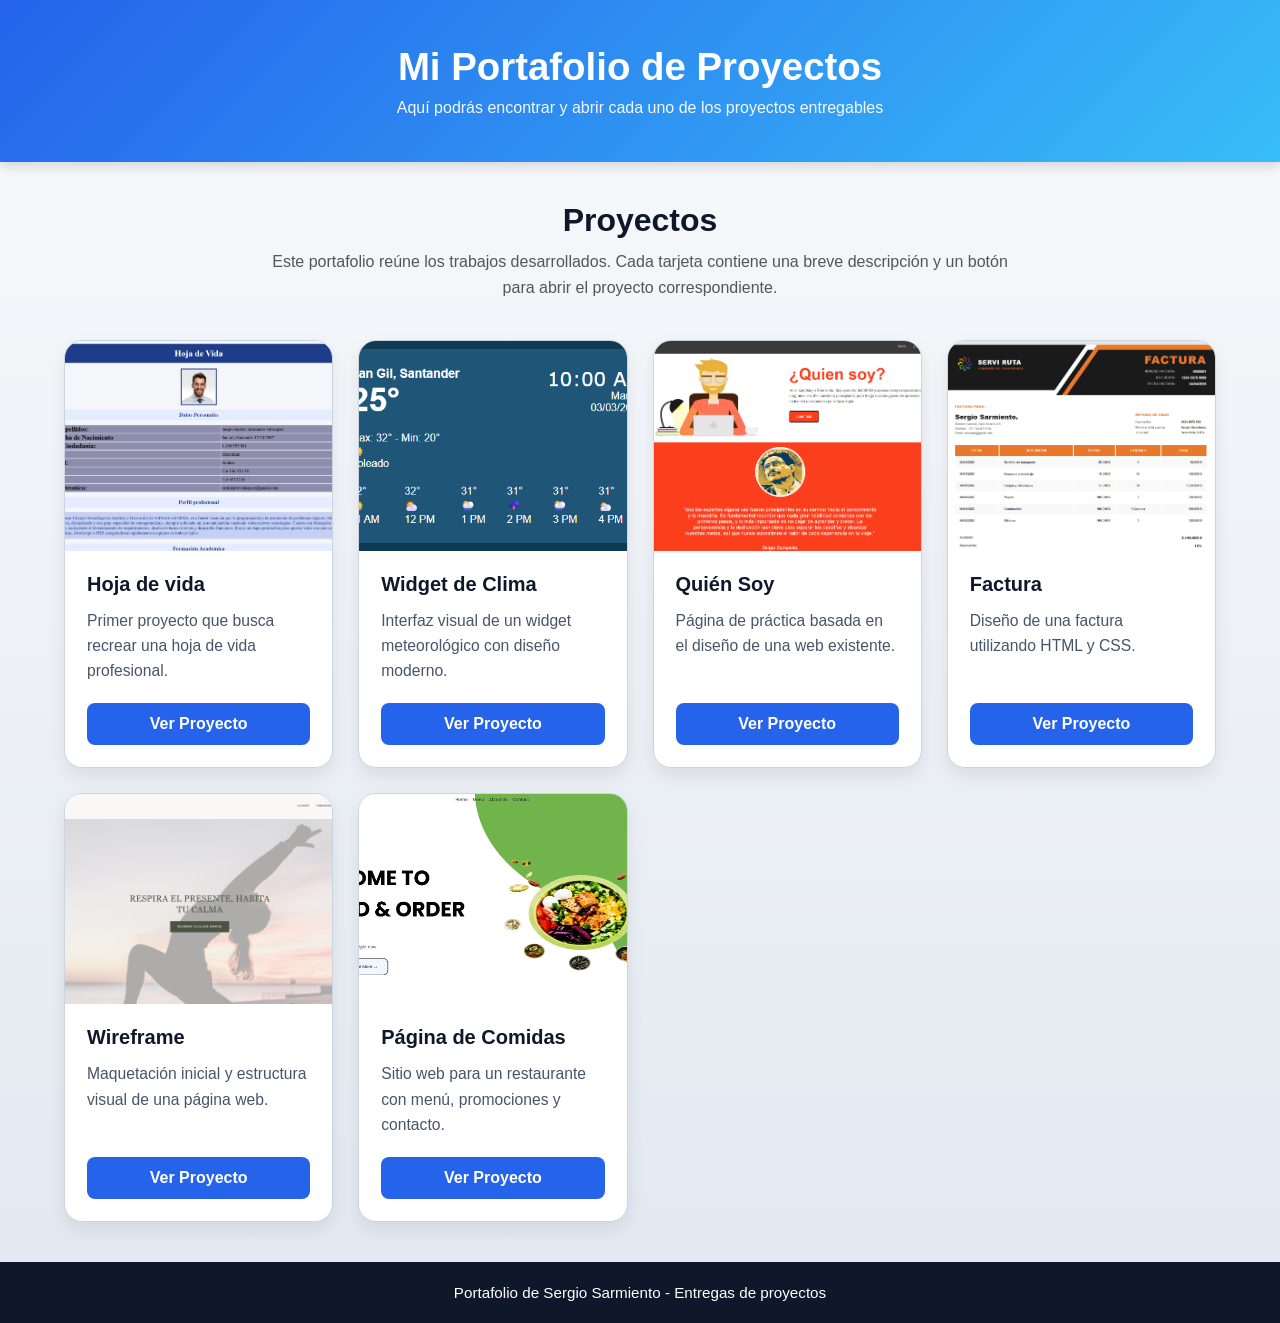
<file: index.html>
<!DOCTYPE html>
<html lang="es">

<head>
  <meta charset="UTF-8" />
  <meta name="viewport" content="width=device-width, initial-scale=1.0" />
  <title>Portafolio de Proyectos</title>
  <link rel="stylesheet" href="./style.css">
</head>

<body>
  <header>
    <h1>Mi Portafolio de Proyectos</h1>
    <p>Aquí podrás encontrar y abrir cada uno de los proyectos entregables</p>
  </header>

  <main>
    <section class="intro">
      <h2>Proyectos</h2>
      <p>
        Este portafolio reúne los trabajos desarrollados. Cada tarjeta contiene una breve descripción
        y un botón para abrir el proyecto correspondiente.
      </p>
    </section>

    <section class="projects-grid">

  <div class="project-card">
    <img src="./imagenes/image.png" alt="Hoja de vida">
    <div class="project-info">
      <h3>Hoja de vida</h3>
      <p>Primer proyecto que busca recrear una hoja de vida profesional.</p>
      <a href="./hoja_de_vida/index.html" class="btn-project">Ver Proyecto</a>
    </div>
  </div>

  <div class="project-card">
    <img src="./imagenes/image2.png" alt="Widget de Clima">
    <div class="project-info">
      <h3>Widget de Clima</h3>
      <p>Interfaz visual de un widget meteorológico con diseño moderno.</p>
      <a href="./widget_de_clima/index.html" class="btn-project">Ver Proyecto</a>
    </div>
  </div>

  <div class="project-card">
    <img src="./imagenes/image3.png" alt="Quién Soy">
    <div class="project-info">
      <h3>Quién Soy</h3>
      <p>Página de práctica basada en el diseño de una web existente.</p>
      <a href="./pagina_de_ejemplo/index.html" class="btn-project">Ver Proyecto</a>
    </div>
  </div>

  <div class="project-card">
    <img src="./imagenes/image4.png" alt="Factura">
    <div class="project-info">
      <h3>Factura</h3>
      <p>Diseño de una factura utilizando HTML y CSS.</p>
      <a href="./factura/index.html" class="btn-project">Ver Proyecto</a>
    </div>
  </div>

  <div class="project-card">
    <img src="./imagenes/wireframe.png" alt="Wireframe">
    <div class="project-info">
      <h3>Wireframe</h3>
      <p>Maquetación inicial y estructura visual de una página web.</p>
      <a href="./wireframe alex/index.html" class="btn-project">Ver Proyecto</a>
    </div>
  </div>

  <!-- NUEVA TARJETA -->
  <div class="project-card">
    <img src="./imagenes/comida.png" alt="Página de Comidas">
    <div class="project-info">
      <h3>Página de Comidas</h3>
      <p>Sitio web para un restaurante con menú, promociones y contacto.</p>
      <a href="./comida/index.html" class="btn-project">Ver Proyecto</a>
    </div>
  </div>

</section>
    </div>
  </main>

  <footer>
    <p>Portafolio de Sergio Sarmiento - Entregas de proyectos</p>
  </footer>
</body>

</html>
</file>
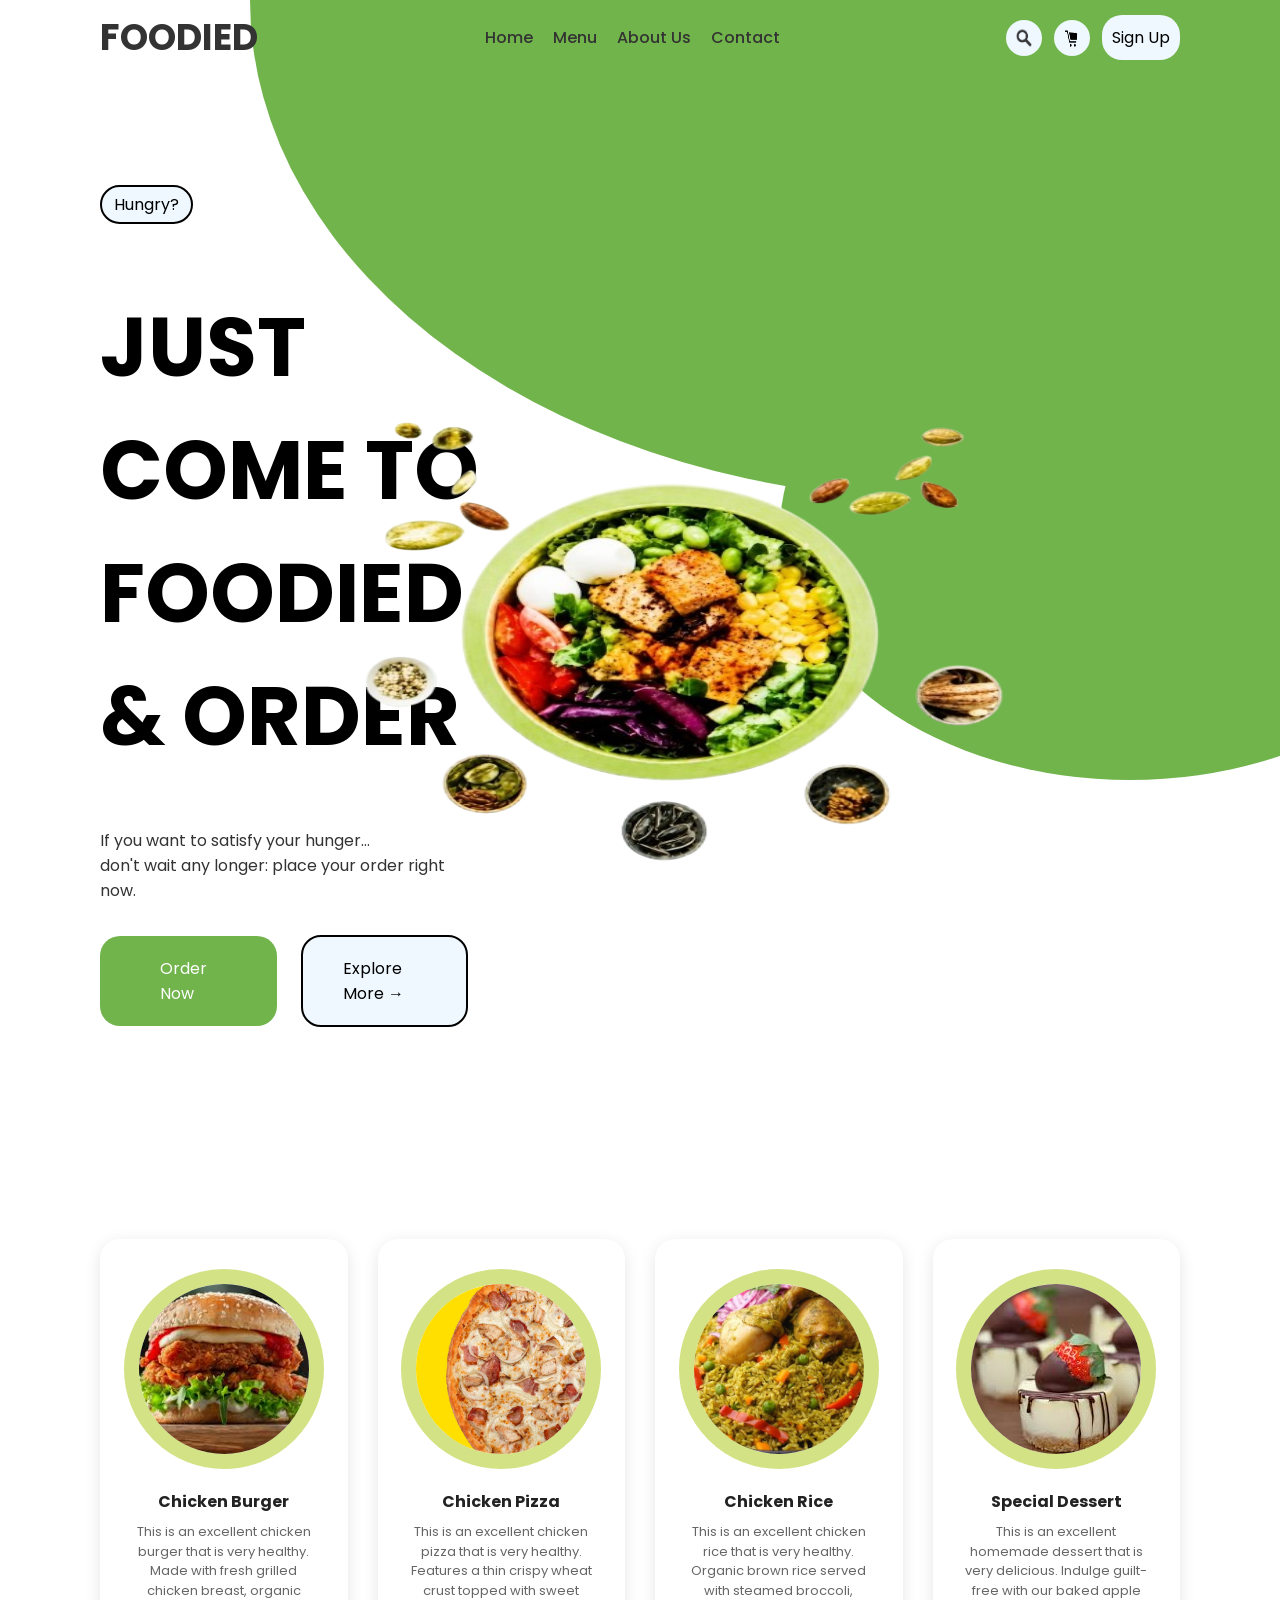
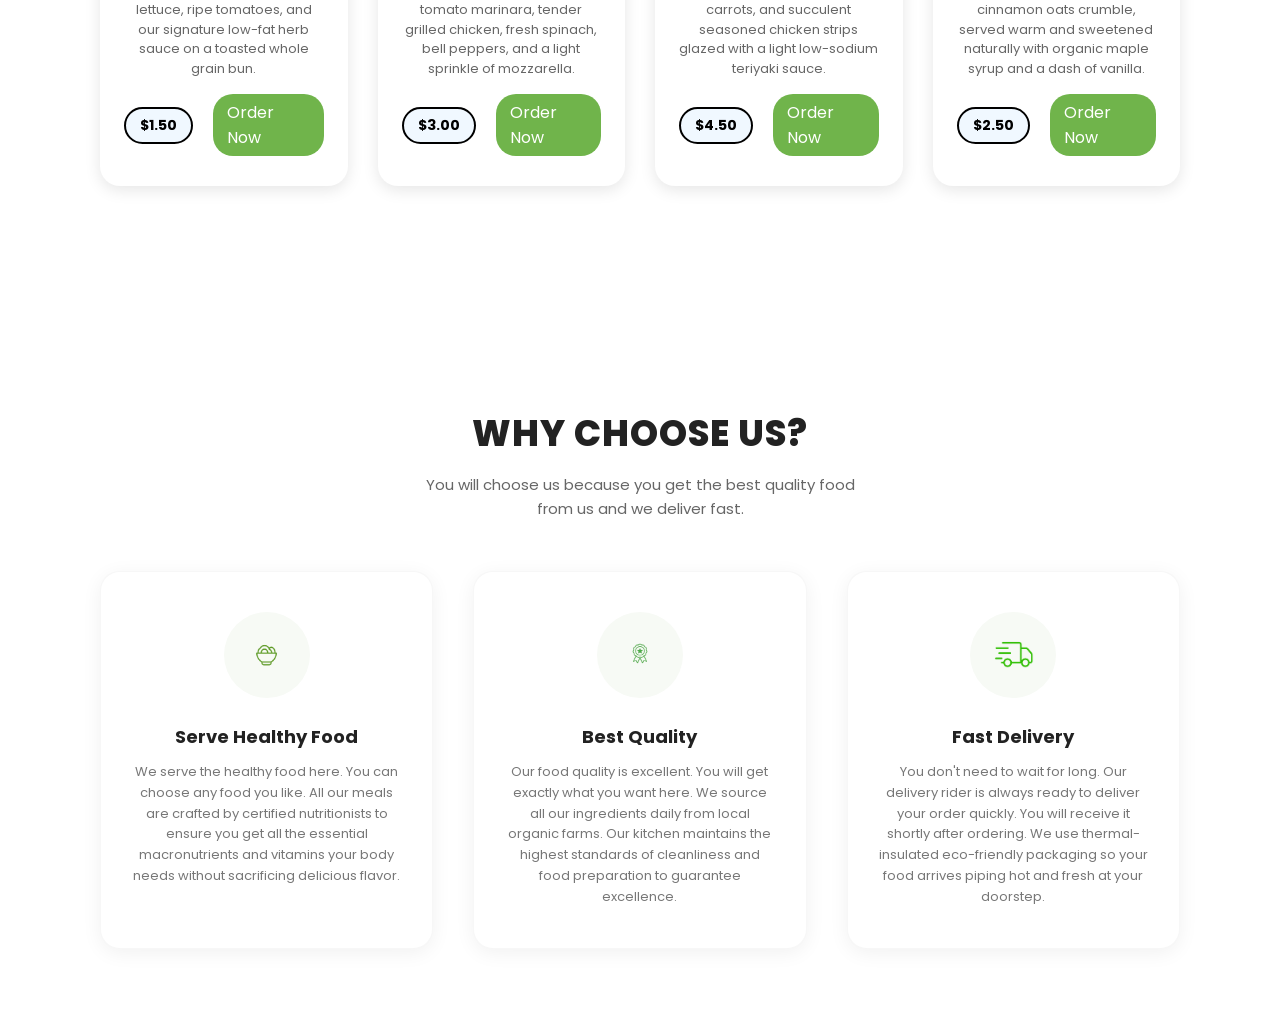
<file: comida/index.html>
<!DOCTYPE html>
<html lang="es">

<head>
    <meta charset="UTF-8">
    <meta name="viewport" content="width=device-width, initial-scale=1.0">
    <title>FOODIED - Restaurante y Delivery</title>
    <link rel="stylesheet" href="style.css">
</head>

<body>
    <header class="encabezado">
        <div class="encabezado_logo">
            <h1>FOODIED</h1>
        </div>
        <nav class="encabezado_nav">
            <a href="#">Home</a>
            <a href="#">Menu</a>
            <a href="#">About Us</a>
            <a href="#">Contact</a>
        </nav>
        <div class="encabezado_iconos">
            <img src="./imagenes/logob.png" alt="Icono de búsqueda">
            <img src="./imagenes/logoc.png" alt="Icono de carrito de compras">
        </div>
        <a href="#" class="btnprin">Sign Up</a>
    </header>
    <section class="presentacion">
        <div class="presentacion_contenido">
            <span class="btn_resaltado">Hungry?</span>
            <h2 class="presentacion_titulo">JUST COME TO <br>FOODIED &amp; ORDER</h2>
            <p class="presentacion_descripcion">
                If you want to satisfy your hunger...<br>
                don't wait any longer:
                place your order right now.
            </p>
            <div class="presentacion_acciones">
                <a href="#" class="btntarjetas1">Order Now</a>
                <a href="#" class="btntarjetas2">Explore More →</a>
            </div>
        </div>
        <div class="presentacion_imagen">
            <img src="./imagenes/principal.png" alt="Plato de comida principal">
        </div>
    </section>
    <section class="tarjetas">
        <div class="tarjeta">
            <div class="tarjeta_imagen">
                <img src="./imagenes/hpollo.png" alt="Hamburguesa de pollo">
            </div>
            <h3 class="tarjeta_titulo">Chicken Burger</h3>
            <p class="tarjeta_descripcion">
                This is an excellent chicken burger that is very healthy. Made with fresh grilled chicken breast, organic lettuce, ripe tomatoes, and our signature low-fat herb sauce on a toasted whole grain bun.
            </p>
            <div class="tarjeta_acciones">
                <span class="btn_resaltado">$1.50</span>
                <a href="#" class="btntarjeta2">Order Now</a>
            </div>
        </div>
        <div class="tarjeta">
            <div class="tarjeta_imagen">
                <img src="./imagenes/ppollo.png" alt="Pizza de pollo">
            </div>
            <h3 class="tarjeta_titulo">Chicken Pizza</h3>
            <p class="tarjeta_descripcion">
                This is an excellent chicken pizza that is very healthy. Features a thin crispy wheat crust topped with sweet tomato marinara, tender grilled chicken, fresh spinach, bell peppers, and a light sprinkle of mozzarella.
            </p>
            <div class="tarjeta_acciones">
                <span class="btn_resaltado">$3.00</span>
                <a href="#" class="btntarjeta2">Order Now</a>
            </div>
        </div>
        <div class="tarjeta">
            <div class="tarjeta_imagen">
                <img src="./imagenes/apollo.png" alt="Arroz con pollo">
            </div>
            <h3 class="tarjeta_titulo">Chicken Rice</h3>
            <p class="tarjeta_descripcion">
                This is an excellent chicken rice that is very healthy. Organic brown rice served with steamed broccoli, carrots, and succulent seasoned chicken strips glazed with a light low-sodium teriyaki sauce.
            </p>
            <div class="tarjeta_acciones">
                <span class="btn_resaltado">$4.50</span>
                <a href="#" class="btntarjeta2">Order Now</a>
            </div>
        </div>
        <div class="tarjeta">
            <div class="tarjeta_imagen">
                <img src="./imagenes/postre.png" alt="Postre especial">
            </div>
            <h3 class="tarjeta_titulo">Special Dessert</h3>
            <p class="tarjeta_descripcion">
                This is an excellent homemade dessert that is very delicious. Indulge guilt-free with our baked apple cinnamon oats crumble, served warm and sweetened naturally with organic maple syrup and a dash of vanilla.
            </p>
            <div class="tarjeta_acciones">
                <span class="btn_resaltado">$2.50</span>
                <a href="#" class="btntarjeta2">Order Now</a>
            </div>
        </div>
    </section>

    <section class="valores_seccion">
        <h2 class="valores_titulo">WHY CHOOSE US?</h2>
        <p class="valores_subtitulo">
            You will choose us because you get the best quality food<br>
            from us and we deliver fast.
        </p>
        <div class="valores_contenedor">
            <div class="valor_tarjeta">
                <div class="valor_icono">
                    <img src="./imagenes/icono1.png" alt="Serve Healthy Food">
                </div>
                <h3 class="valor_titulo_tarjeta">Serve Healthy Food</h3>
                <p class="valor_descripcion">
                    We serve the healthy food here. You can choose any food you like. All our meals are crafted by certified nutritionists to ensure you get all the essential macronutrients and vitamins your body needs without sacrificing delicious flavor.
                </p>
            </div>
            <div class="valor_tarjeta">
                <div class="valor_icono">
                    <img src="./imagenes/icono2.png" alt="Best Quality">
                </div>
                <h3 class="valor_titulo_tarjeta">Best Quality</h3>
                <p class="valor_descripcion">
                    Our food quality is excellent. You will get exactly what you want here. We source all our ingredients daily from local organic farms. Our kitchen maintains the highest standards of cleanliness and food preparation to guarantee excellence.
                </p>
            </div>
            <div class="valor_tarjeta">
                <div class="valor_icono">
                    <img src="./imagenes/icono3.png" alt="Fast Delivery">
                </div>
                <h3 class="valor_titulo_tarjeta">Fast Delivery</h3>
                <p class="valor_descripcion">
                    You don't need to wait for long. Our delivery rider is always ready to deliver your order quickly. You will receive it shortly after ordering. We use thermal-insulated eco-friendly packaging so your food arrives piping hot and fresh at your doorstep.
                </p>
            </div>
        </div>
    </section>

</body>
</html>
</file>
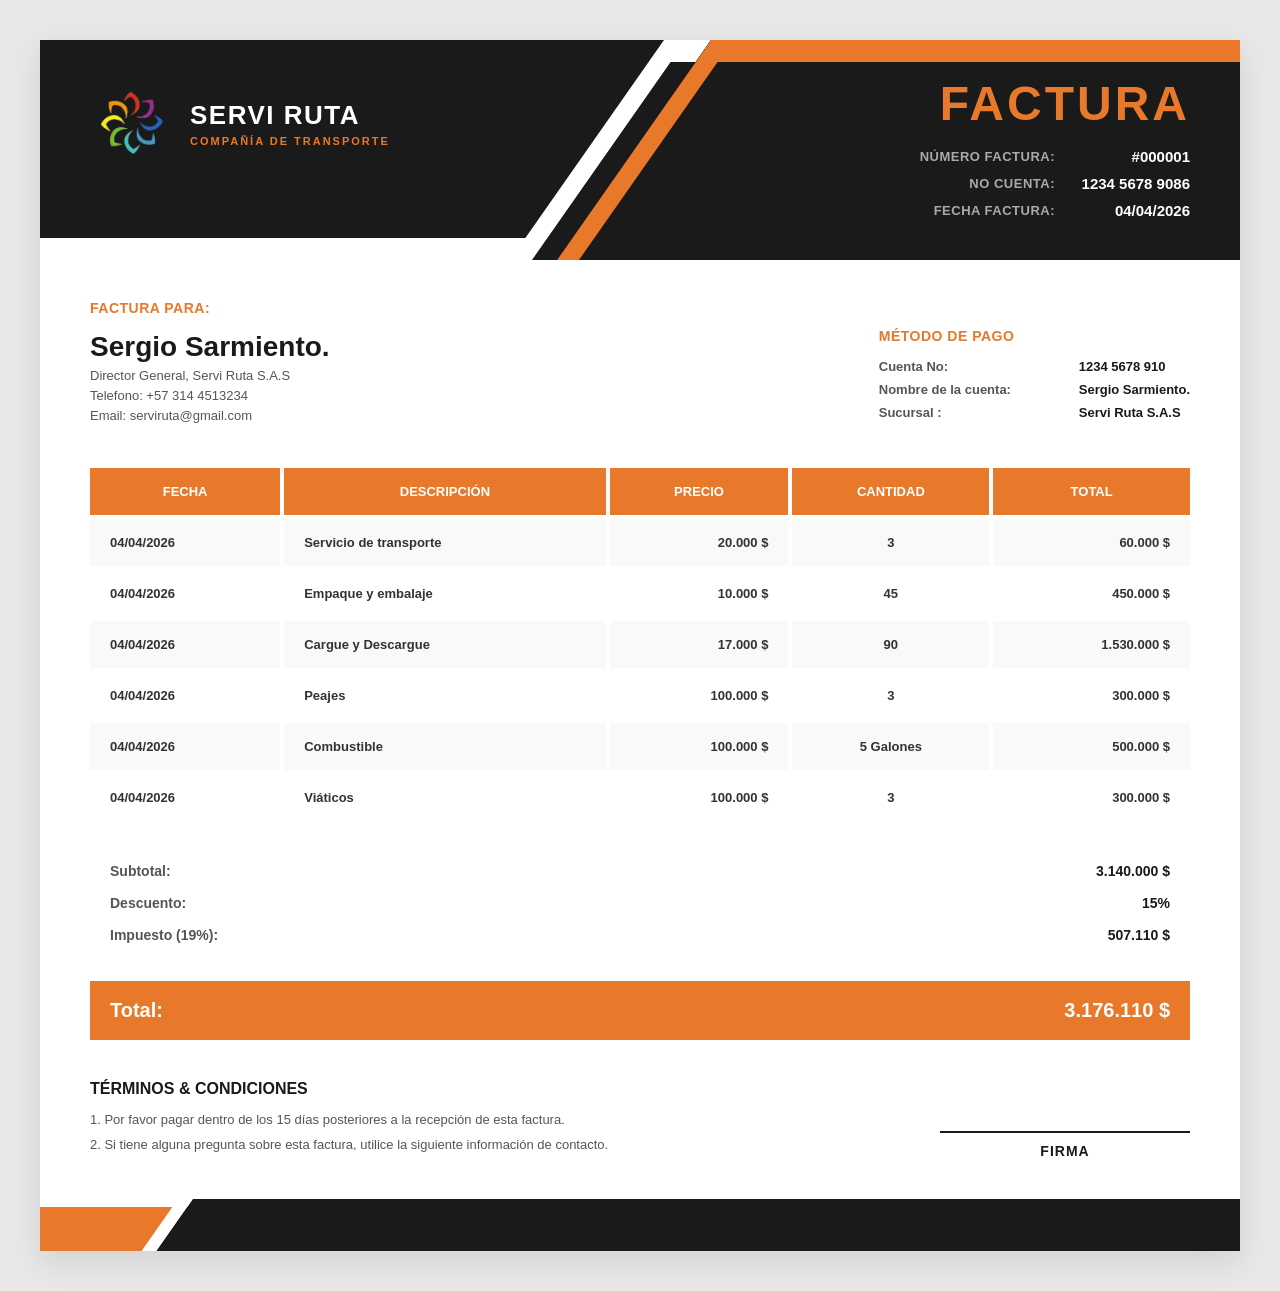
<file: factura/index.html>
<!DOCTYPE html>
<html lang="es">

<head>
    <meta charset="UTF-8">
    <meta name="viewport" content="width=device-width, initial-scale=1.0">
    <title>Factura</title>
    <link rel="stylesheet" href="./style.css">
</head>

<body>
    <div class="contenedor-principal">

        <div class="encabezado">

            <!-- Logo y nombre empresa -->
            <div class="encabezado-izquierda">
                <div class="contenedor-imagen-logo">
                    <img src="./img_logosf.png" alt="Logo">
                </div>
                <div class="titulos-empresa">
                    <h2>SERVI RUTA</h2>
                    <p>COMPAÑÍA DE TRANSPORTE</p>
                </div>
            </div>

            <!-- Factura info -->
            <div class="bloque-numero-factura">
                <h1>FACTURA</h1>
                <div class="info-factura">
                    <div class="fila-factura">
                        <span class="etiqueta-factura">Número Factura:</span>
                        <span class="valor-factura">#000001</span>
                    </div>
                    <div class="fila-factura">
                        <span class="etiqueta-factura">No cuenta:</span>
                        <span class="valor-factura">1234 5678 9086</span>
                    </div>
                    <div class="fila-factura">
                        <span class="etiqueta-factura">Fecha Factura:</span>
                        <span class="valor-factura">04/04/2026</span>
                    </div>
                </div>
            </div>

        </div>

        <main class="cuerpo-factura">
            <section class="bloque-datos-cliente">
                <div class="facturar-a">
                    <h3 class="titulo-naranja">Factura Para:</h3>
                    <h2 class="nombre-cliente">Sergio Sarmiento.</h2>
                    <p>Director General, Servi Ruta S.A.S</p>
                    <p>Telefono: +57 314 4513234</p>
                    <p>Email: serviruta@gmail.com</p>
                </div>
                <div class="metodo-pago">
                    <h3 class="titulo-naranja">Método de pago</h3>
                    <div class="fila-pago">
                        <span class="etiqueta-pago">Cuenta No:</span>
                        <span class="valor-pago">1234 5678 910</span>
                    </div>
                    <div class="fila-pago">
                        <span class="etiqueta-pago">Nombre de la cuenta:</span>
                        <span class="valor-pago">Sergio Sarmiento.</span>
                    </div>
                    <div class="fila-pago">
                        <span class="etiqueta-pago">Sucursal :</span>
                        <span class="valor-pago">Servi Ruta S.A.S</span>
                    </div>
                </div>
            </section>

            <section class="seccion-tabla-servicios">
                <table class="tabla-servicios">
                    <thead>
                        <tr>
                            <th>Fecha</th>
                            <th>Descripción</th>
                            <th class="alinear-derecha">Precio</th>
                            <th class="alinear-centro">Cantidad</th>
                            <th class="alinear-derecha">Total</th>
                        </tr>
                    </thead>
                    <tbody>
                        <tr>
                            <td>04/04/2026</td>
                            <td>Servicio de transporte</td>
                            <td class="alinear-derecha">20.000 $</td>
                            <td class="alinear-centro">3</td>
                            <td class="alinear-derecha">60.000 $</td>
                        </tr>
                        <tr>
                            <td>04/04/2026</td>
                            <td>Empaque y embalaje</td>
                            <td class="alinear-derecha">10.000 $</td>
                            <td class="alinear-centro">45</td>
                            <td class="alinear-derecha">450.000 $</td>
                        </tr>
                        <tr>
                            <td>04/04/2026</td>
                            <td>Cargue y Descargue</td>
                            <td class="alinear-derecha">17.000 $</td>
                            <td class="alinear-centro">90</td>
                            <td class="alinear-derecha">1.530.000 $</td>
                        </tr>
                        <tr>
                            <td>04/04/2026</td>
                            <td>Peajes</td>
                            <td class="alinear-derecha">100.000 $</td>
                            <td class="alinear-centro">3</td>
                            <td class="alinear-derecha">300.000 $</td>
                        </tr>
                        <tr>
                            <td>04/04/2026</td>
                            <td>Combustible</td>
                            <td class="alinear-derecha">100.000 $</td>
                            <td class="alinear-centro">5 Galones</td>
                            <td class="alinear-derecha">500.000 $</td>
                        </tr>
                        <tr>
                            <td>04/04/2026</td>
                            <td>Viáticos</td>
                            <td class="alinear-derecha">100.000 $</td>
                            <td class="alinear-centro">3</td>
                            <td class="alinear-derecha">300.000 $</td>
                        </tr>
                    </tbody>
                </table>
            </section>

            <section class="seccion-totales">
                <div class="caja-totales">
                    <div class="fila-totales">
                        <span class="etiqueta-totales">Subtotal:</span>
                        <span class="valor-totales">3.140.000 $</span>
                    </div>
                    <div class="fila-totales">
                        <span class="etiqueta-totales">Descuento:</span>
                        <span class="valor-totales">15%</span>
                    </div>
                    <div class="fila-totales">
                        <span class="etiqueta-totales">Impuesto (19%):</span>
                        <span class="valor-totales">507.110 $</span>
                    </div>
                </div>
            </section>

            <div class="barra-gran-total">
                <span class="etiqueta-gran-total">Total:</span>
                <span class="monto-gran-total">3.176.110 $</span>
            </div>
        </main>

        <footer class="pie-pagina-factura">
            <div class="terminos-y-condiciones">
                <h4 class="titulo-negro">Términos & Condiciones</h4>
                <p>1. Por favor pagar dentro de los 15 días posteriores a la recepción de esta factura.</p>
                <p>2. Si tiene alguna pregunta sobre esta factura, utilice la siguiente información de contacto.</p>
            </div>
            <div class="caja-firma">
                <div class="linea-firma"></div>
                <p>Firma</p>
            </div>
        </footer>

        <div class="adorno-pie-pagina">
            <div class="adorno-naranja"></div>
            <div class="adorno-blanco"></div>
            <div class="adorno-negro"></div>
        </div>

    </div>
</body>

</html>
</file>
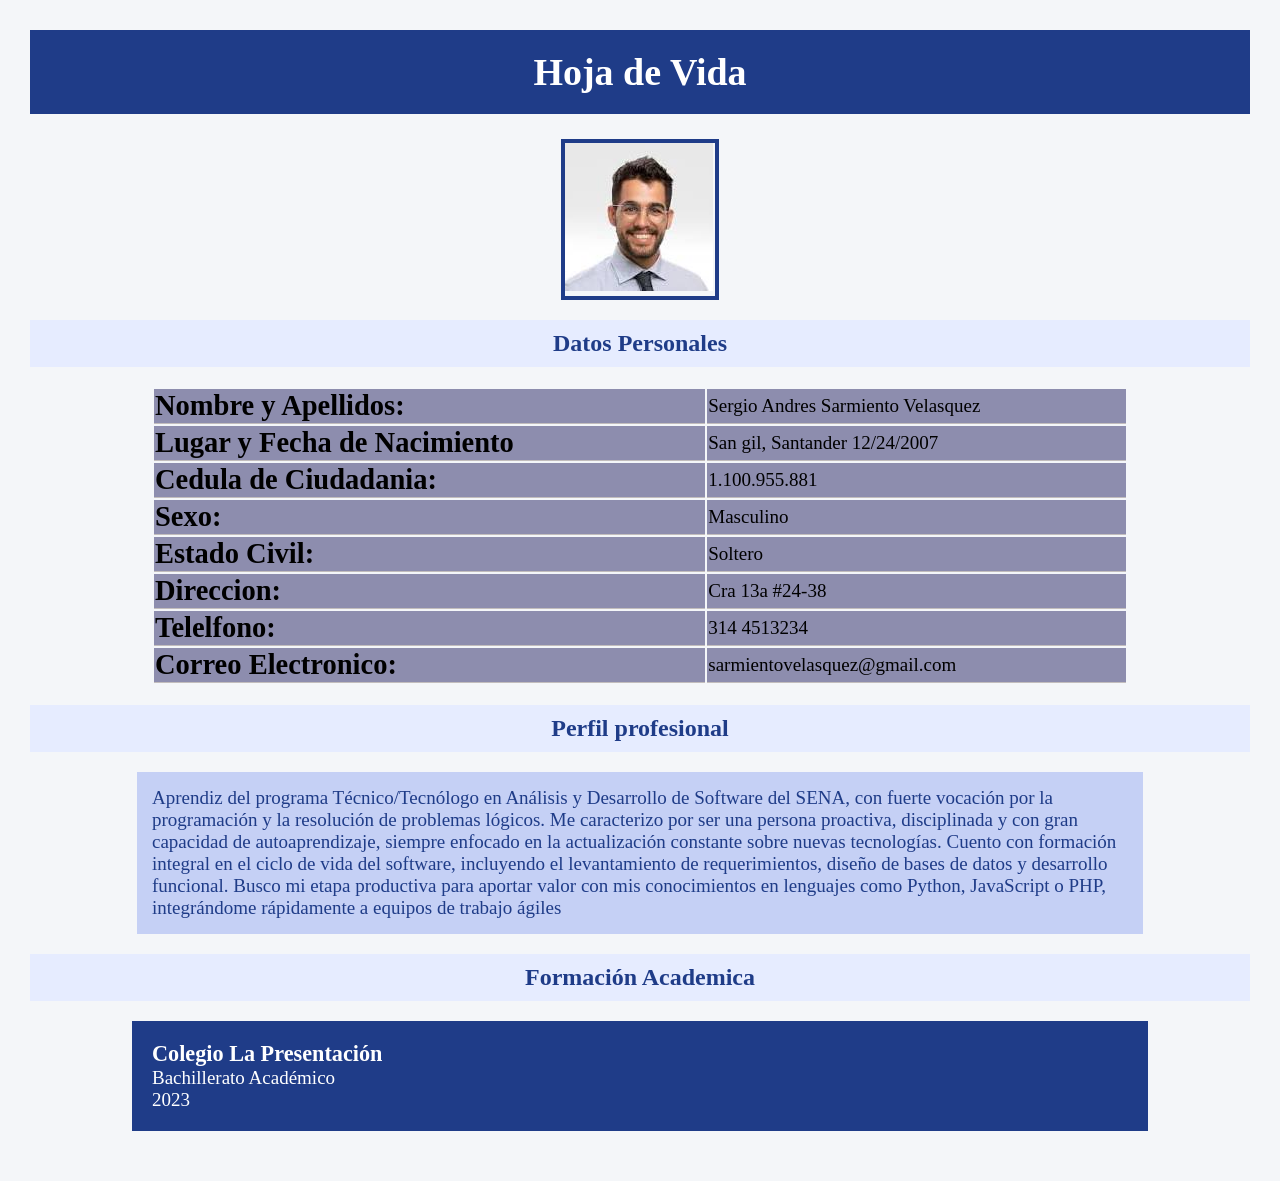
<file: hoja_de_vida/index.html>
<!DOCTYPE html>
<html lang="en">

<head>
    <meta charset="UTF-8">
    <meta name="viewport" content="width=device-width, initial-scale=1.0">
    <title>Hoja de Vida</title>
    <link rel="stylesheet" href="./style.css">
</head>

<body id="fondo">
    <h1 class="titulo">Hoja de Vida</h1>
    <div id="img"><img src="./hjv.jpg" alt=""></div>
    <h2 class="sub">Datos Personales</h2>
    <table class="etiqueta">
        <tr>
            <td class="tabla">
                <h2>Nombre y Apellidos: </h2>
            </td>
            <td class="tabla">
                <p>Sergio Andres Sarmiento Velasquez</p>
            </td>
        </tr>
        <tr>
            <td class="tabla">
                <h2>Lugar y Fecha de Nacimiento</h2>
            </td>
            <td class="tabla">
                <p>San gil, Santander 12/24/2007</p>
            </td>
        </tr>
        <tr>
            <td class="tabla">
                <h2>Cedula de Ciudadania: </h2>
            </td>
            <td class="tabla">
                <p>1.100.955.881</p>
            </td>
        </tr>
        <tr>
            <td class="tabla">
                <h2>Sexo:</h2>
            </td>
            <td class="tabla">Masculino</td>
        </tr>
        <tr>
            <td class="tabla">
                <h2>Estado Civil:</h2>
            </td>
            <td class="tabla">Soltero</td>
        </tr>
        <tr>
            <td class="tabla">
                <h2>Direccion:</h2>
            </td>
            <td class="tabla">
                <p>Cra 13a #24-38</p>
            </td>
        </tr>
        <tr>
            <td class="tabla">
                <h2>Telelfono:</h2>
            </td>
            <td class="tabla">
                <p>314 4513234</p>
            </td>
        </tr>
        <tr>
            <td class="tabla">
                <h2>Correo Electronico:</h2>
            </td>
            <td class="tabla">
                <p>sarmientovelasquez@gmail.com</p>
            </td>
        </tr>
    </table>
    <h2 class="sub">Perfil profesional</h2>
    <p id="parrafo">Aprendiz del programa Técnico/Tecnólogo en Análisis y Desarrollo de Software del SENA, con fuerte
        vocación por la programación y la resolución de problemas lógicos. Me caracterizo por ser una persona proactiva,
        disciplinada y con gran capacidad de autoaprendizaje, siempre enfocado en la actualización constante sobre
        nuevas tecnologías. Cuento con formación integral en el ciclo de vida del software, incluyendo el levantamiento
        de requerimientos, diseño de bases de datos y desarrollo funcional.
        Busco mi etapa productiva para aportar valor con mis conocimientos en lenguajes como Python, JavaScript o PHP,
        integrándome rápidamente a equipos de trabajo ágiles</p>
    <h2 class="sub">Formación Academica</h2>
    <div class="formacion">
    <h3>Colegio La Presentación</h3>
    <p>Bachillerato Académico</p>
    <p>2023</p>
</div>
    <style>
        table {
            width: 80%;
        }
    </style>
</body>

</html>
</file>
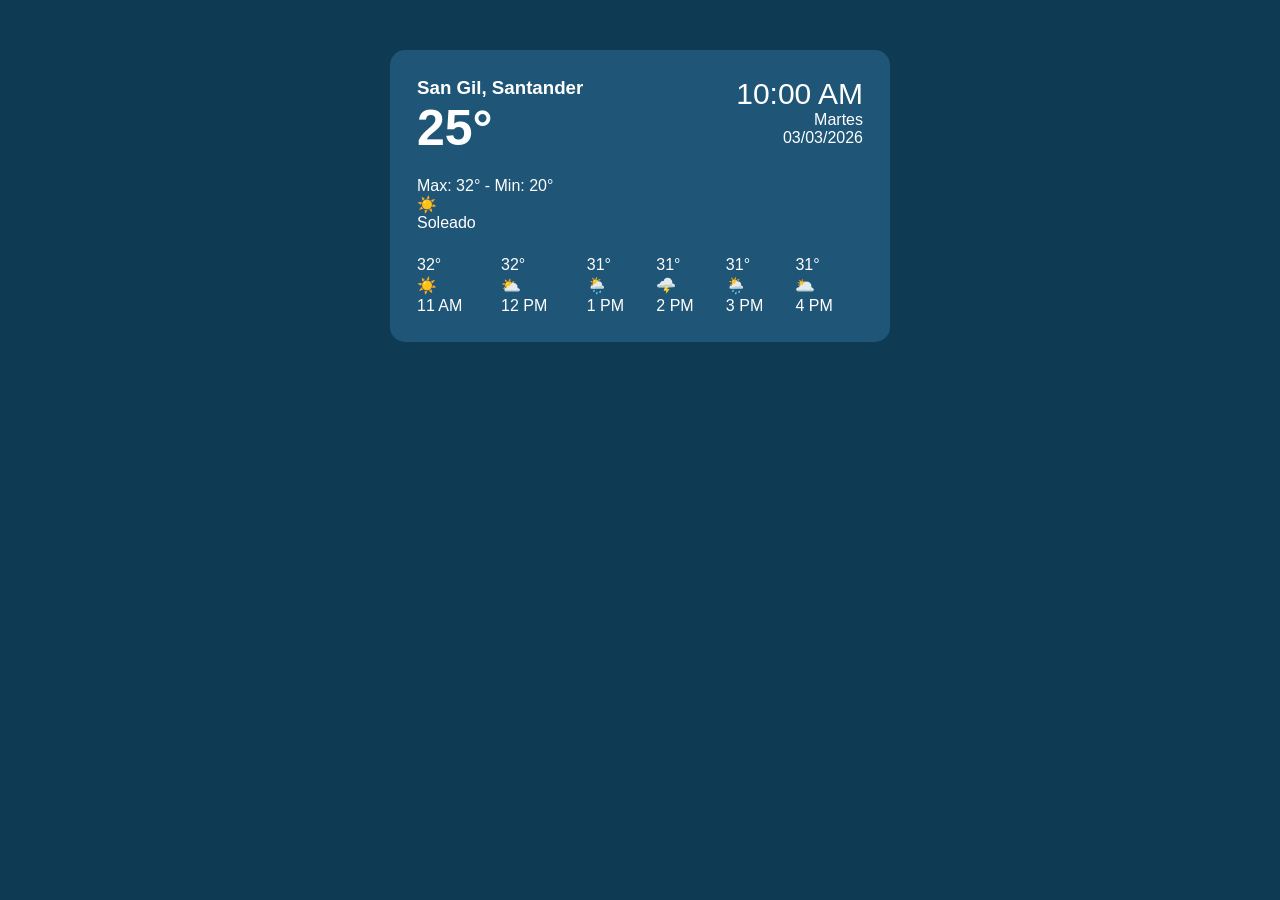
<file: widget_de_clima/index.html>
<!DOCTYPE html>
<html lang="en">

<head>
    <meta charset="UTF-8">
    <meta name="viewport" content="width=device-width, initial-scale=1.0">
    <title>Widget del clima</title>
    <link rel="stylesheet" href="style.css">
</head>

<body>
    <div class="principal">
        <table class="tabla1">
            <tr>
                <td>
                    <h3>San Gil, Santander</h3>
                    <h1>25°</h1>
                    <p id="p2">Max: 32° - Min: 20°</p>
                    ☀️
                    <p id="p1">Soleado</p>
                </td>

                <td class="hora">
                    <div class="reloj">10:00 AM</div>
                    <p>Martes</p>
                    <p>03/03/2026</p>
                    
                </td>
            </tr>
        </table>
        <div class="tiempo">
            <table>
                <tr>
                    <td>32°</td>
                    <td>32°</td>
                    <td>31°</td>
                    <td>31°</td>
                    <td>31°</td>
                    <td>31°</td>
                </tr>
                <tr>
                    <td>☀️</td>
                    <td>⛅</td>
                    <td>🌦️</td>
                    <td>🌩️</td>
                    <td>🌦️</td>
                    <td>🌥️</td>
                </tr>
                <tr>
                    <td>11 AM</td>
                    <td>12 PM</td>
                    <td>1 PM</td>
                    <td>2 PM</td>
                    <td>3 PM</td>
                    <td>4 PM</td>
                </tr>
            </table>
        </div>
    </div>
    <style>
        table {
            width: 100%;
        }
    </style>
</body>

</html>
</file>
<file: style.css>
* {
  margin: 0;
  padding: 0;
  box-sizing: border-box;
}

body {
  font-family: Arial, sans-serif;
  background: linear-gradient(180deg, #F8FAFC 0%, #E2E8F0 100%);
  color: #475569;
  min-height: 100vh;
  display: flex;
  flex-direction: column;
}

header {
  background: linear-gradient(135deg, #2563EB, #38BDF8);
  color: white;
  text-align: center;
  padding: 45px 20px;
  box-shadow: 0 4px 12px rgba(0, 0, 0, 0.15);
}

header h1 {
  font-size: 2.4rem;
  margin-bottom: 10px;
}

header p {
  font-size: 1rem;
  opacity: 0.95;
}

main {
  width: 90%;
  max-width: 1400px;
  margin: 40px auto;
  flex: 1;
}

.intro {
  text-align: center;
  margin-bottom: 40px;
}

.intro h2 {
  font-size: 2rem;
  color: #0F172A;
  margin-bottom: 10px;
}

.intro p {
  color: #555;
  max-width: 750px;
  margin: 0 auto;
  line-height: 1.6;
}

/* GRID DE PROYECTOS */

.projects-grid {
  display: grid;
  grid-template-columns: repeat(4, 1fr);
  gap: 25px;
}

/* TARJETAS */

.project-card {
  background: #FFFFFF;
  border: 1px solid #CBD5E1;
  border-radius: 18px;
  overflow: hidden;
  display: flex;
  flex-direction: column;
  box-shadow: 0 8px 18px rgba(0, 0, 0, 0.08);
  transition: all 0.3s ease;
  animation: aparecer 0.8s ease both;
}

.project-card:hover {
  transform: translateY(-8px);
  box-shadow: 0 14px 28px rgba(0, 0, 0, 0.16);
}

.project-card img {
  width: 100%;
  height: 210px;
  object-fit: cover;
  display: block;
  transition: transform 0.3s ease;
}

.project-card:hover img {
  transform: scale(1.05);
}

.project-info {
  padding: 22px;
  display: flex;
  flex-direction: column;
  flex: 1;
}

.project-info h3 {
  font-size: 1.25rem;
  margin-bottom: 12px;
  color: #0F172A;
}

.project-info p {
  font-size: 0.98rem;
  color: #475569;
  line-height: 1.6;
  margin-bottom: 20px;
  flex: 1;
}

.btn-project {
  display: inline-block;
  text-decoration: none;
  background: #2563EB;
  color: white;
  padding: 12px 22px;
  border-radius: 8px;
  font-weight: bold;
  text-align: center;
  transition: all 0.3s ease;
  margin-top: auto;
}

.btn-project:hover {
  background: #1D4ED8;
  transform: scale(1.03);
}

/* FOOTER */

footer {
  text-align: center;
  padding: 22px 15px;
  background: #0F172A;
  color: white;
  font-size: 0.95rem;
  margin-top: auto;
}

/* ANIMACIÓN */

@keyframes aparecer {
  from {
    opacity: 0;
    transform: translateY(25px);
  }

  to {
    opacity: 1;
    transform: translateY(0);
  }
}

/* RESPONSIVE */

@media (max-width: 1200px) {
  .projects-grid {
    grid-template-columns: repeat(3, 1fr);
  }
}

@media (max-width: 900px) {
  .projects-grid {
    grid-template-columns: repeat(2, 1fr);
  }

  header h1 {
    font-size: 2rem;
  }
}

@media (max-width: 600px) {
  .projects-grid {
    grid-template-columns: 1fr;
  }

  header {
    padding: 35px 15px;
  }

  header h1 {
    font-size: 1.7rem;
  }

  header p {
    font-size: 0.95rem;
  }

  .intro h2 {
    font-size: 1.5rem;
  }

  .project-card img {
    height: 190px;
  }

  .btn-project {
    width: 100%;
  }
}
</file>
<file: comida/style.css>
@import url('https://fonts.googleapis.com/css2?family=Poppins:wght@400;500;600;700;800&display=swap');

* {
    margin: 0;
    padding: 0;
    box-sizing: border-box;
}

body {
    position: relative;
    overflow-x: hidden;
    font-family: 'Poppins', sans-serif;
}

/* Círculo verde grande (derecha, cubre nav y hero) */
body::before {
    content: '';
    position: absolute;
    top: -500px;
    right: -370px;
    width: 1400px;
    height: 1000px;
    background: #70B44B;
    border-radius: 50%;
    z-index: -1;
}

/* Círculo verde pequeño (sobrepuesto cerca del plato) */
body::after {
    content: '';
    position: absolute;
    top: 280px;
    right: -200px;
    width: 700px;
    height: 500px;
    background: #70B44B;
    border-radius: 50%;
    z-index: -1;
}

.encabezado {
    display: flex;
    padding: 10px 100px;
    justify-content: flex-end;
}


.encabezado_iconos {
    display: flex;
    gap: 12px;
    align-items: center;
    margin-left: auto;
}

.encabezado_nav {
    flex: 1;
    display: flex;
    gap: 20px;
    justify-content: center;
    align-items: center;
    margin: 0 auto;
}


.encabezado_logo {
    margin-right: auto;
    font-size: 18px;
    color: #333;
}


.encabezado .nav-links {
    flex: 1;
    display: flex;
    justify-content: center;
}


.nav-links {
    display: flex;
    gap: 20px;
    align-items: center;
    justify-content: center;
    list-style: none;
    margin: 0;
    padding: 0;
}

.nav-links a {
    text-decoration: none;
    color: #333;
    font-weight: 500;
}


.encabezado_iconos img {
    width: 36px;
    height: 36px;
    background-color: aliceblue;
    border-radius: 50%;
    padding: 6px;
    cursor: pointer;
}

.btnprin {
    background-color: aliceblue;
    padding: 10px;
    border-radius: 20px;
    cursor: pointer;
    margin-left: 12px;
    align-self: center;
    text-decoration: none;
    color: black;
}

.encabezado_nav a {
    text-decoration: none;
    color: #333;
    font-weight: 500;
}

.btn_resaltado{
    background-color: aliceblue;
    padding: 5px 12px;
    border-radius: 20px;
    cursor: pointer;
    margin: 12px;
    align-self: center;
    border: 2px solid black;
    display: inline-block;
}

.presentacion_contenido .btn_resaltado {
    margin-top: 90px;
    margin-left: 0;
}

.presentacion {
    display: flex;
    align-items: center;
    justify-content: space-between;
    padding: 20px 100px;
}

.presentacion_titulo{
    font-size: 82px;
    font-weight: bold;
    margin: 50px 0px;
}

.presentacion_descripcion{
    font-size: 16px;
    color: #333;
    margin-top: 12px;
}

.presentacion_acciones {
    display: flex;
    gap: 12px;
    margin-top: 20px;
}

.presentacion_imagen{
    display: flex;
    align-items: center;
    justify-content: center;
    margin-left: auto;
}

.presentacion_imagen img{
    width: 700px;
    height: 480px;
    position: relative;
    top: 70px;
    right: 150px;
}

.btntarjetas1 {
    background-color: #70B44B;
    padding: 20px 60px;
    border-radius: 20px;
    cursor: pointer;
    align-self: center;
    text-decoration: none;
    color: white;
}

.btntarjetas2{
    background-color: aliceblue;
    padding: 19px 40px;
    border-radius: 20px;
    cursor: pointer;
    margin: 12px;
    align-self: center;
    border: 2px solid black;
    text-decoration: none;
    color: black;
}

.tarjetas {
    display: flex;
    gap: 30px;
    padding: 60px 100px;
    justify-content: flex-start;
    flex-wrap: wrap;
    width: 100%;
    margin-top: 120px;
}

.tarjeta {
    background-color: #ffffff;
    border-radius: 20px;
    padding: 30px 24px;
    flex: 1;
    min-width: 240px;
    box-shadow: 0 4px 16px rgba(0, 0, 0, 0.10);
    display: flex;
    flex-direction: column;
    align-items: center;
    transition: transform 0.2s ease, box-shadow 0.2s ease;
}

.tarjeta:hover {
    transform: translateY(-6px);
    box-shadow: 0 8px 24px rgba(0, 0, 0, 0.15);
}

.tarjeta_imagen {
    width: 200px;
    height: 200px;
    border-radius: 50%;
    overflow: hidden;
    background-color: #f2f2f2;
    display: flex;
    align-items: center;
    justify-content: center;
    margin-bottom: 20px;
    border: 15px solid #d2e285;
}

.tarjeta_imagen img {
    width: 100%;
    height: 100%;
    object-fit: cover;
}

.tarjeta_titulo {
    font-size: 16px;
    font-weight: 700;
    color: #222;
    text-align: center;
    margin-bottom: 8px;
}

.tarjeta_descripcion {
    font-size: 13px;
    color: #666;
    text-align: center;
    line-height: 1.5;
    margin-bottom: 16px;
    flex: 1;
}

.tarjeta_acciones {
    display: flex;
    align-items: center;
    justify-content: space-between;
    width: 100%;
    gap: 8px;
}

.tarjeta_acciones .btn_resaltado {
    background-color: aliceblue;
    border: 2px solid black;
    color: black;
    font-weight: 700;
    font-size: 14px;
    padding: 6px 14px;
    border-radius: 20px;
    margin: 0;
}

.btntarjeta2 {
    background-color: #70B44B;
    padding: 6px 14px;
    border-radius: 20px;
    cursor: pointer;
    margin-left: 12px;
    align-self: center;
    text-decoration: none;
    color: white;
}

/* Why Choose Us Section Styles */
.valores_seccion {
    display: flex;
    flex-direction: column;
    align-items: center;
    padding: 80px 100px;
    margin-top: 80px;
    width: 100%;
}

.valores_titulo {
    font-size: 36px;
    font-weight: 800;
    color: #222;
    text-align: center;
    margin-bottom: 12px;
    text-transform: uppercase;
    letter-spacing: 1px;
}

.valores_subtitulo {
    font-size: 15px;
    color: #666;
    text-align: center;
    line-height: 1.6;
    margin-bottom: 50px;
    max-width: 600px;
}

.valores_contenedor {
    display: flex;
    gap: 40px;
    justify-content: center;
    flex-wrap: wrap;
    width: 100%;
}

.valor_tarjeta {
    background-color: #ffffff;
    border-radius: 20px;
    padding: 40px 30px;
    flex: 1;
    min-width: 280px;
    box-shadow: 0 4px 20px rgba(0, 0, 0, 0.06);
    display: flex;
    flex-direction: column;
    align-items: center;
    text-align: center;
    transition: transform 0.2s ease, box-shadow 0.2s ease;
    border: 1px solid rgba(0, 0, 0, 0.03);
}

.valor_tarjeta:hover {
    transform: translateY(-6px);
    box-shadow: 0 8px 24px rgba(0, 0, 0, 0.12);
}

.valor_icono {
    margin-bottom: 25px;
    display: flex;
    align-items: center;
    justify-content: center;
    background-color: #f7faf5;
    padding: 18px;
    border-radius: 50%;
    transition: background-color 0.2s ease;
}

.valor_tarjeta:hover .valor_icono {
    background-color: #eaf3e4;
}

.valor_titulo_tarjeta {
    font-size: 18px;
    font-weight: 700;
    color: #222;
    margin-bottom: 12px;
}

.valor_descripcion {
    font-size: 13px;
    color: #777;
    line-height: 1.6;
}

.valor_icono img {
    width: 50px;
    height: 50px;
    object-fit: contain;
}
</file>
<file: factura/style.css>
* {
    margin: 0;
    padding: 0;
    box-sizing: border-box;
}

body {
    background-color: #e8e8e8;
    font-family: "Helvetica Neue", Helvetica, Arial, sans-serif;
    padding: 40px 20px;
}


.contenedor-principal {
    display: flex;
    flex-direction: column;
    max-width: 1200px;
    margin: 0 auto;
    background-color: #ffffff;
    box-shadow: 0 10px 30px rgba(0, 0, 0, 0.1);
    overflow: hidden;
}


.encabezado {
    display: grid;
    grid-template-columns: 1fr;
    background-color: #1a1a1a;
    color: #ffffff;
    margin-bottom: 40px;
    min-height: 220px;
}


.encabezado>*,
.encabezado::before,
.encabezado::after {
    grid-area: 1 / 1;
}


.encabezado::before,
.encabezado::after {
    content: '';
    height: 100%;
    transform: skewX(-35deg);
    transform-origin: top left;
}


.encabezado::before {
    width: 100%;
    background-color: #ffffff;
    clip-path: polygon(0 calc(100% - 22px), 52% calc(100% - 22px), 52% 0, calc(52% + 47px) 0, calc(52% + 47px) 22px, calc(52% + 22px) 22px, calc(52% + 22px) 100%, 0 100%);
}


.encabezado::after {

    margin-left: 52%;
    width: 75%;
    background-color: #e8792b;
    clip-path: polygon(47px 0, 100% 0, 100% 22px, 69px 22px, 69px 100%, 47px 100%);
}


.encabezado-izquierda {
    display: flex;
    align-items: center;
    margin: 50px 0 30px 50px;
    width: 40%;
    align-self: start;
}

.contenedor-imagen-logo {
    width: 80px;
    display: flex;
    justify-content: center;
    align-items: center;
    flex-shrink: 0;
}

.contenedor-imagen-logo img {
    width: 100%;
    height: auto;
}

.titulos-empresa {
    display: flex;
    flex-direction: column;
    justify-content: center;
    gap: 4px;
    margin-left: 20px;
}

.titulos-empresa h2 {
    font-size: 26px;
    color: #ffffff;
    font-weight: 800;
    letter-spacing: 1.5px;
}

.titulos-empresa p {
    font-size: 11px;
    color: #e8792b;
    letter-spacing: 2px;
    text-transform: uppercase;
    font-weight: 700;
}


.bloque-numero-factura {
    display: flex;
    flex-direction: column;
    align-items: flex-end;
    justify-content: center;
    text-align: right;
    margin: 40px 50px 30px 0;
    width: 50%;
    justify-self: end;
    align-self: start;
}

.bloque-numero-factura h1 {
    font-size: 48px;
    margin-bottom: 20px;
    color: #e8792b;
    font-weight: 900;
    letter-spacing: 3px;
    text-transform: uppercase;
    line-height: 1;
}

.info-factura {
    display: flex;
    flex-direction: column;
    gap: 10px;
}


.fila-factura {
    display: flex;
    justify-content: flex-end;
    gap: 15px;
    align-items: center;
}

.etiqueta-factura {
    font-size: 13px;
    color: #aaaaaa;
    font-weight: 600;
    text-transform: uppercase;
    letter-spacing: 0.5px;
}


.valor-factura {
    font-size: 15px;
    color: #ffffff;
    font-weight: 700;
    min-width: 120px;
    text-align: right;
}


.cuerpo-factura {
    padding: 0 50px 30px;
}


.bloque-datos-cliente {
    display: flex;
    justify-content: space-between;
    gap: 20px;
    margin-bottom: 40px;
    align-items: flex-end;
}

.facturar-a {
    margin-right: auto;
    width: 45%;
}


.metodo-pago {
    width: auto;
}

.titulo-naranja {
    color: #e8792b;
    font-size: 14px;
    text-transform: uppercase;
    font-weight: 800;
    margin-bottom: 15px;
    letter-spacing: 0.5px;
}

.nombre-cliente {
    font-size: 28px;
    color: #1a1a1a;
    font-weight: 800;
    margin-bottom: 5px;
}

.facturar-a p {
    font-size: 13px;
    color: #555555;
    margin-bottom: 5px;
    font-weight: 500;
}


.fila-pago {
    display: flex;
    gap: 30px;
    margin-bottom: 8px;
    font-size: 13px;
    color: #1a1a1a;
    font-weight: 700;
}


.etiqueta-pago {
    min-width: 170px;
    color: #555555;
    font-weight: 600;
    white-space: nowrap;
}

.valor-pago {
    text-align: right;
    white-space: nowrap;
}


.tabla-servicios {
    width: 100%;
    border-collapse: collapse;
    margin-bottom: 30px;
}

.tabla-servicios th,
.tabla-servicios td {
    padding: 16px 20px;
    font-size: 13px;
    border-right: 4px solid #ffffff;
    border-bottom: 4px solid #ffffff;
}

.tabla-servicios th:last-child,
.tabla-servicios td:last-child {
    border-right: none;
}

.tabla-servicios th {
    background-color: #e8792b;
    color: #ffffff;
    font-weight: 700;
    text-transform: uppercase;
    text-align: center;
    white-space: nowrap;
}


.tabla-servicios tbody tr:nth-child(odd) td {
    background-color: #f9f9f9;
}

.tabla-servicios tbody tr td {
    color: #333333;
    font-weight: 600;
}


.alinear-derecha {
    text-align: right;
}

.alinear-centro {
    text-align: center;
}


.seccion-totales {
    display: flex;
    margin-bottom: 30px;
}

.caja-totales {
    width: 100%;
}

.fila-totales {
    display: flex;
    justify-content: space-between;
    padding: 8px 20px;
    font-size: 14px;
    color: #1a1a1a;
    font-weight: 800;
}

.fila-totales .etiqueta-totales {
    color: #555555;
    font-weight: 600;
}


.barra-gran-total {
    display: flex;
    justify-content: space-between;
    align-items: center;
    background-color: #e8792b;
    color: #ffffff;
    padding: 18px 20px;
    font-size: 20px;
    font-weight: 800;
}

.monto-gran-total {
    text-align: right;
}


.pie-pagina-factura {
    display: flex;
    justify-content: space-between;
    align-items: flex-end;
    padding: 0 50px 40px;
    margin-top: 10px;
}

.terminos-y-condiciones {
    width: 55%;
}

.titulo-negro {
    color: #1a1a1a;
    font-size: 16px;
    margin-bottom: 12px;
    text-transform: uppercase;
    font-weight: 800;
}

.terminos-y-condiciones p {
    font-size: 13px;
    color: #555555;
    margin-bottom: 5px;
    line-height: 1.5;
    font-weight: 500;
}

.caja-firma {
    width: 250px;
    text-align: center;
}

.linea-firma {
    width: 100%;
    height: 2px;
    background-color: #1a1a1a;
    margin-bottom: 10px;
}

.caja-firma p {
    font-weight: 700;
    color: #1a1a1a;
    text-transform: uppercase;
    font-size: 14px;
    letter-spacing: 1px;
}


.adorno-pie-pagina {
    display: grid;
    grid-template-columns: 1fr;
    width: 100%;
    height: 52px;
    background-color: #1a1a1a;
    overflow: hidden;
}

.adorno-pie-pagina::before {
    content: '';
    grid-area: 1 / 1;
    width: 153px;
    height: 8px;
    background-color: #ffffff;
    align-self: start;
}

.adorno-pie-pagina>div {
    grid-area: 1 / 1;
    height: 100%;
    transform-origin: top left;
    transform: skewX(-35deg);
}

.adorno-naranja {
    width: 195px;
    background-color: #e8792b;
    margin: 8px 0 0 -50px;
}

.adorno-blanco {
    width: 15px;
    background-color: #ffffff;
    margin-left: 138px;
}

.adorno-negro {
    width: 100%;
    background-color: #1a1a1a;
    margin-left: 153px;
}


@media (max-width: 860px) {

    body {
        padding: 20px 10px;
    }

    
    .encabezado::before,
    .encabezado::after,
    .adorno-pie-pagina {
        display: none;
    }

    
    .encabezado {
        display: flex;
        flex-direction: column;
        align-items: center;
        text-align: center;
        min-height: auto;
        padding-bottom: 20px;
    }

    .encabezado-izquierda {
        margin: 30px 0 10px 0;
        width: 100%;
        flex-direction: column;
        text-align: center;
        justify-content: center;
    }

    .titulos-empresa {
        margin-left: 0;
        margin-top: 10px;
        align-items: center;
    }

    .bloque-numero-factura {
        margin: 10px 0 20px 0;
        width: 100%;
        justify-content: center;
        align-items: center;
        text-align: center;
    }

    .fila-factura {
        justify-content: center;
    }

    
    .etiqueta-factura {
        min-width: 130px;
        text-align: right;
    }

    .valor-factura {
        min-width: 130px;
        text-align: left;
    }

    .cuerpo-factura {
        padding: 0 20px 20px;
    }

    
    .bloque-datos-cliente {
        flex-direction: column;
        gap: 30px;
    }

    .facturar-a {
        width: 100%;
    }

    .metodo-pago {
        width: auto;
        align-self: flex-end;
    }

    
    .seccion-tabla-servicios {
        overflow-x: auto;
        margin-bottom: 30px;
    }

    .tabla-servicios {
        margin-bottom: 0;
    }

    .fila-totales {
        font-size: 13px;
        padding: 8px 10px;
    }

    .barra-gran-total {
        padding: 15px;
        font-size: 18px;
    }

    
    .pie-pagina-factura {
        flex-direction: column;
        align-items: center;
        text-align: center;
        padding: 0 20px 30px;
        gap: 30px;
    }

    .terminos-y-condiciones {
        width: 100%;
    }

    .caja-firma {
        width: 100%;
        max-width: 250px;
    }
}

 

@media (max-width: 356px) {

    .metodo-pago {
        width: 100%;
        align-self: flex-start;
    }

    
    .fila-pago {
        flex-direction: column;
        gap: 2px;
    }

    
    .etiqueta-pago {
        min-width: auto;
        white-space: normal;
    }

    .valor-pago {
        text-align: left;
        white-space: normal;
    }
}


@media (max-width: 300px) {

    body {
        padding: 10px 5px;
    }

    
    .bloque-numero-factura h1 {
        font-size: 32px;
    }

    .titulos-empresa h2 {
        font-size: 20px;
    }

    .nombre-cliente {
        font-size: 22px;
    }

    
    .valor-factura {
        min-width: auto;
    }

    
    .fila-factura {
        flex-direction: column;
        gap: 5px;
    }

    .cuerpo-factura {
        padding: 0 10px 15px;
    }

    .tabla-servicios th,
    .tabla-servicios td {
        padding: 10px 8px;
        font-size: 12px;
    }

    
    .barra-gran-total {
        padding: 12px 10px;
        font-size: 16px;
        flex-direction: column;
        gap: 8px;
        align-items: center;
    }

    .pie-pagina-factura {
        padding: 0 10px 20px;
    }
}
</file>
<file: hoja_de_vida/style.css>
*{
    margin: 0;
}


.titulo{
   background-color: #1f3c88;
    color: white;
    padding: 20px;
    margin: 0 auto 25px auto;
    font-size: 38px;
    text-align: center;
    
}

.sub{
  font-size: 24px;
    text-align: center;
    background-color: #e6ecff;
    color: #1f3c88;
    padding: 10px;
    margin: 25px, 0px, 25px, 0px;
    
}

.etiqueta{
   margin-left: auto;
   margin-right: auto;
   margin-top: 20px;
   margin-bottom: 20px;
}


#img{
    margin: 20px auto;
    width: 150px;
    border: 4px solid #1f3c88;
}

#parrafo{
    width: 80%;
    margin: 20px auto;
    padding: 15px;
    background-color: #c5d0f5;
    color: #1f3c88;
}

#fondo{
     background-color: #f4f6f9;
    font-size: 19px;
    padding: 30px;
}

.etiqueta td{
    background-color: #8D8DAE;
    border-bottom: 1px solid #c2bdbd;
}

.formacion{
    width: 80%;
    margin: 20px auto;
    padding: 20px;
    background: #1f3c88;
    color: white;
}
</file>
<file: widget_de_clima/style.css>
* {
    margin: 0;
    padding: 0;
    box-sizing: border-box;
    font-family: Arial, sans-serif;
}

body {
    background-color: #0E3A53;
}

.principal {
    width: 500px;
    background-color: #1F5678;
    margin: 50px auto;
    color: white;
    padding: 25px;
    border-radius: 15px;
}

.principal h1 {
    font-size: 50px;
    margin: 0px 0px 20px 0px;

}

#p1 {
    margin: 0px 0px 20px 0px;
}

.hora {
    text-align: right;
    vertical-align: top;
}

.reloj{
    font-size: 30px;
   font-family: 'Verdana', sans-serif;
}
</file>
